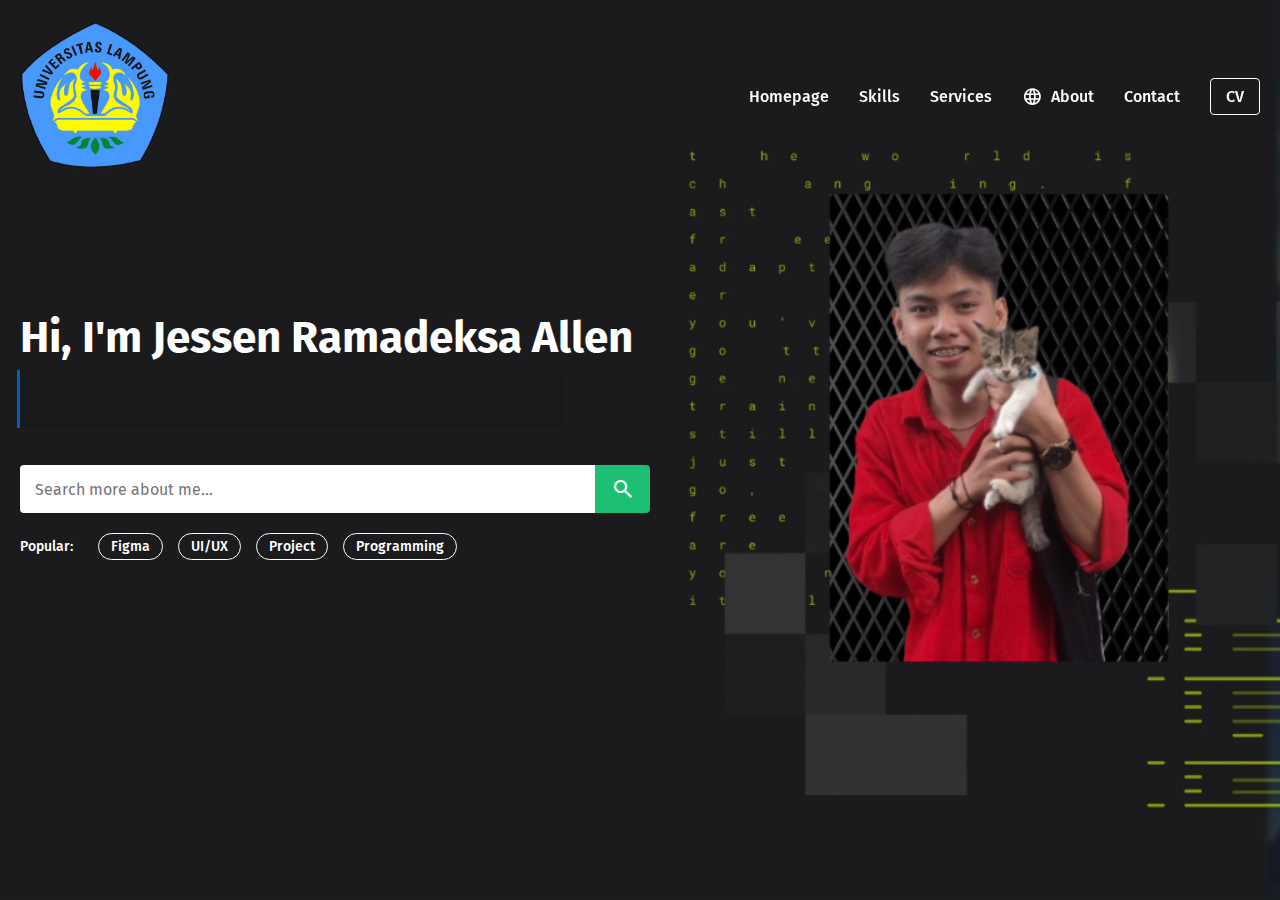
<file: index.html>
<!DOCTYPE html>
<html lang="en">
<head>
  <meta charset="UTF-8">
  <meta name="viewport" content="width=device-width, initial-scale=1.0">
  <title>Portfolio Jessen Ramadeksa Allen</title>
  <link rel="stylesheet" href="style.css">
  <link rel="stylesheet" href="https://fonts.googleapis.com/css2?family=Material+Symbols+Outlined:opsz,wght,FILL,GRAD@48,400,0,0">
</head>
<body>
  <header>
    <nav class="navbar">
      <a href="#" class="logo">
        <img src="logounila.png" alt="unila" style="height: 150px;">
      </a>
      <ul class="menu-links">
        <li><a href="index.html">Homepage</a></li>
        <li><a href="skills.html">Skills</a></li>
        <li><a href="service.html">Services</a></li>
        <li class="language-item">
          <a href="about.html">
            <span class="material-symbols-outlined">language</span>
            About
          </a>
        </li>
        <li><a href="contact.html">Contact</a></li>
        <li class="cv"><a href="CV-JESSEN_RAMADEKSA_ALLEN (1).pdf">CV</a></li>
        <span id="close-menu-btn" class="material-symbols-outlined">close</span>
      </ul>
      <span id="hamburger-btn" class="material-symbols-outlined">menu</span>
    </nav>
  </header>

  <section class="hero-section">
    <div class="content">
      <h1>Hi, I'm Jessen Ramadeksa Allen </h1>
      <h2 class="text-animation"> <span>Computer Science Student.</span></h2>
      <form action="#" class="search-form">
        <input type="text" placeholder="Search more about me..." required>
        <button class="material-symbols-outlined" type="sumbit">search</button>
      </form>
      <div class="popular-tags">
        Popular:
        <ul class="tags">
          <li><a href="#">Figma</a></li>
          <li><a href="#">UI/UX</a></li>
          <li><a href="#">Project</a></li>
          <li><a href="#">Programming</a></li>
        </ul>
      </div>
    </div>
  </section>

</body>
</html>
</file>
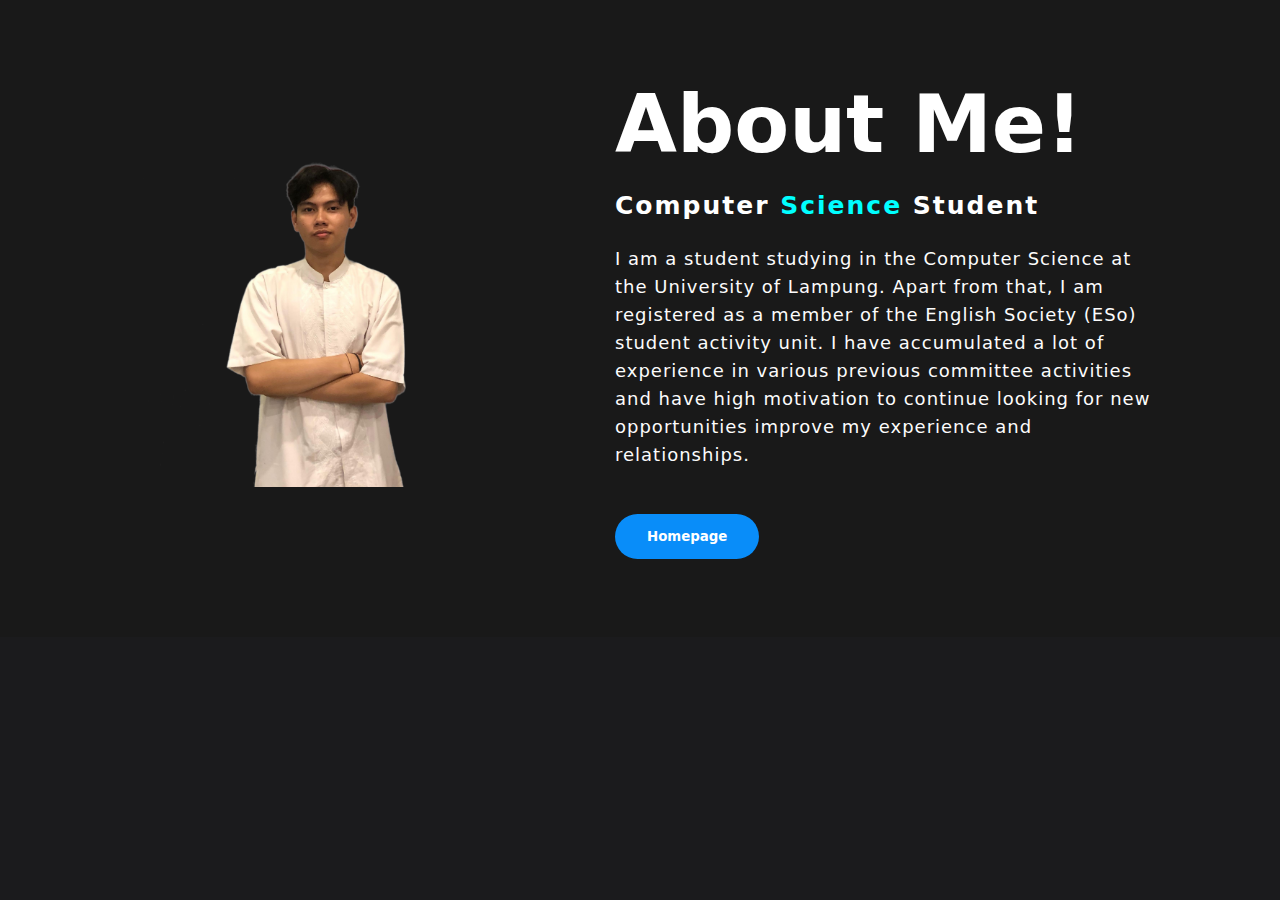
<file: about.html>
<!DOCTYPE html>
<html lang="en">
<head>
    <meta charset="UTF-8">
    <meta name="viewport" content="width=device-width, initial-scale=1.0">
    <title>About Jessen Ramadeksa Allen</title>
    <link rel="stylesheet" href="style.css" type="text/css">
    <link rel="stylesheet" href="https://fonts.googleapis.com/css2?family=Material+Symbols+Outlined:opsz,wght,FILL,GRAD@48,400,0,0">
    <style type="text/css">
        *{
            padding: 0;
            margin: 0;
            font-family: system-ui, -apple-system, BlinkMacSystemFont, 'Segoe UI', Roboto, Oxygen, Ubuntu, Cantarell, 'Open Sans', 'Helvetica Neue', sans-serif;
            box-sizing: border-box;
        }
        .about{
            width: 100%;
            padding: 78px 0px;
            background-color: #191919;
        }
        .about img{
            height: auto;
            width: 420px;
        }
        .about-text{
            width: 550px;
        }
        .main{
            width: 1130px;
            max-width: 95%;
            margin: 0 auto;
            display: flex;
            align-items: center;
            justify-content: space-around;
        }
        .about-text h1{
            color: white;
            font-size: 80px;
            text-transform: capitalize;
            margin-bottom: 20px;
        }
        .about-text h5{
            color: white;
            font-size: 25px;
            text-transform: capitalize;
            margin-bottom: 25px;
            letter-spacing: 2px;
        }
        span{
            color: aqua;
        }
        .about-text p{
            color: #fcfcfc;
            letter-spacing: 1px;
            line-height: 28px;
            font-size: 18px;
            margin-bottom: 45px;
        }
        button{
            background: #098df9;
            color: white;
            text-decoration: none;
            border: 2px solid transparent;
            font-weight: bold;
            padding: 13px 30px;
            border-radius: 30px;
            transition: .4s;
        }
        button:hover{
            background: transparent;
            border: 2px solid #09e9f9;
        }
    </style>
</head>
<body>
    <section class="about">
        <div class="main">
            <img src="aboutJ.png" alt="">
            <div class="about-text">
                <h1>About Me!</h1>
                <h5>Computer <span>Science </span>Student</h5>
                <p> I am a student studying in the Computer Science at the University of Lampung. Apart
                    from that, I am registered as a member of the English Society (ESo) student activity unit.
                    I have accumulated a lot of experience in various previous committee activities and
                    have high motivation to continue looking for new opportunities improve my experience
                    and relationships.</p>
                <button type="button" onclick="window.location.href='index.html'">Homepage</button>
            </div>
        </div>
    </section>
    
</body>
</html>
</file>
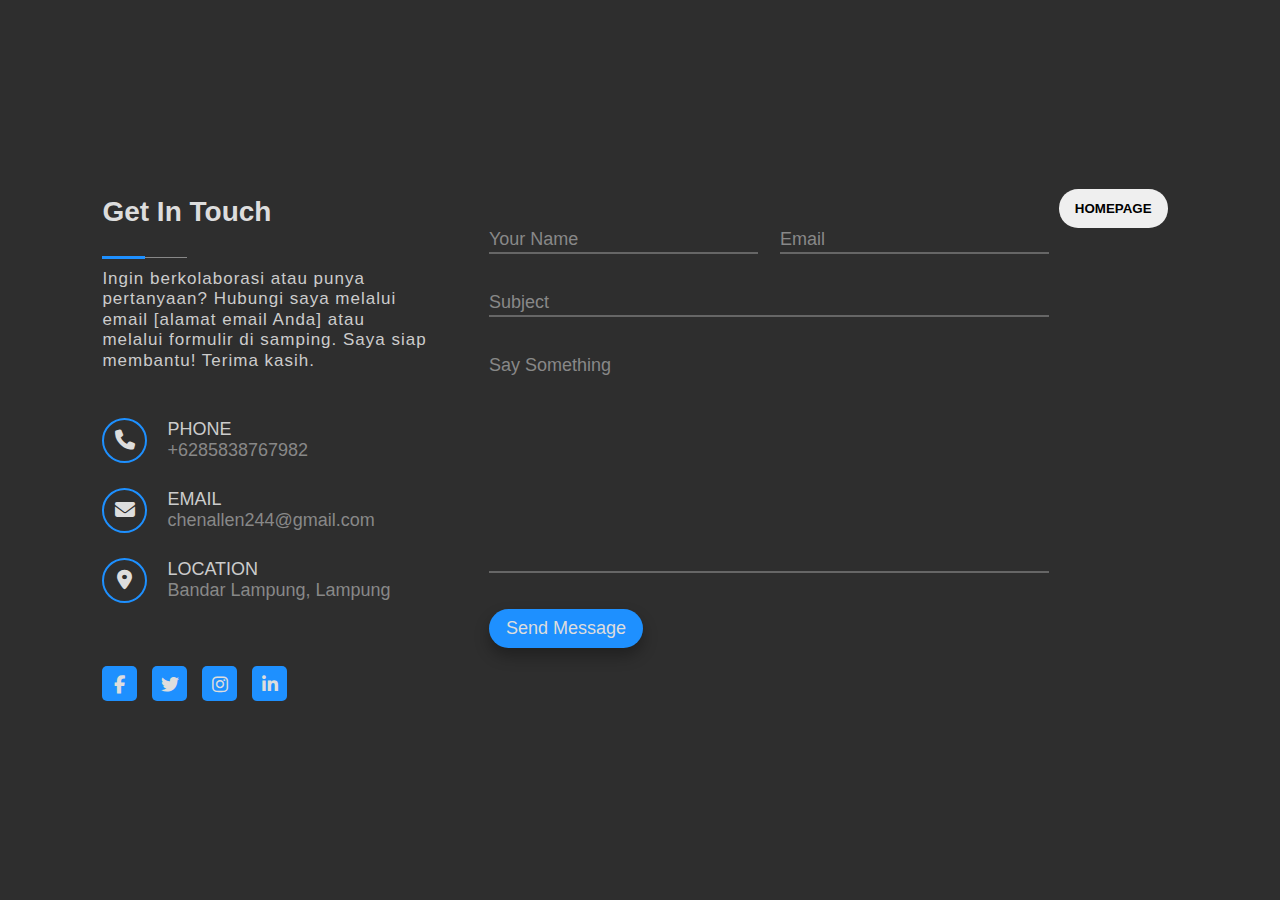
<file: contact.html>
<!DOCTYPE html>
<html>
<head>
	<link rel="stylesheet" type="text/css" href="style.css">
	<link rel="stylesheet" href="https://cdnjs.cloudflare.com/ajax/libs/font-awesome/6.1.1/css/all.min.css"/>
    <style type="text/css">
        *{
	margin: 0;
	padding: 0;
	box-sizing: border-box;
	font-family: 'Poppins', sans-serif;
}
body{
	width: 100%;
	min-height: 100vh;
	background-color: #2e2e2e;
	color: white;
}
.container{
	width: 100%;
	min-height: 100vh;
	display: flex;
	justify-content: center;
	align-items: center;
	padding: 30px 8%;
}
.container .row{
	display: flex;
	justify-content: space-between;
	width: 100%;
	max-width: 1100px;
}
.row section.col{
	display: flex;
	flex-direction: column;
}
.row section.left{
	flex-basis: 35%;
	min-width: 320px;
	margin-right: 60px;
}
.row section.right{
	flex-basis: 60%;
}
section.left .contactTitle h2{
	position: relative;
	font-size: 28px;
	color: #ddd;
	display: inline-block;
	margin-bottom: 25px;
}
section.left .contactTitle h2::before{
	content: '';
	position: absolute;
	width: 50%;
	height: 1px;
	background-color: #888;
	top: 120%;
	left: 0;
}
section.left .contactTitle h2::after{
	content: '';
	position: absolute;
	width: 25%;
	height: 3px;
	background-color: dodgerblue;
	top: calc(120% - 1px);
	left: 0;
}
section.left .contactTitle p{
	font-size: 17px;
	color: #ccc;
	letter-spacing: 1px;
	line-height: 1.2;
	padding-bottom: 22px;
}
section.left .contactInfo{
	margin-bottom: 16px;
}
.contactInfo .iconGroup{
	display: flex;
	align-items: center;
	margin: 25px 0px;
}
.iconGroup .icon{
	width: 45px;
	height: 45px;
	border: 2px solid dodgerblue;
	border-radius: 50%;
	margin-right: 20px;
	position: relative;
}
.iconGroup .icon i{
	font-size: 20px;
	color: #ddd;
	position: absolute;
	top: 50%;
	left: 50%;
	transform: translate(-50%, -50%);
}
.iconGroup .details span{
	display: block;
	color: #888;
	font-size: 18px;
}
.iconGroup .details span:nth-child(1){
	text-transform: uppercase;
	color: #ccc;
}
section.left .socialMedia{
	display: flex;
	justify-content: flex-start;
	align-items: center;
	flex-wrap: wrap;
	margin: 22px 0px 20px;
}
.socialMedia a{
	width: 35px;
	height: 35px;
	text-decoration: none;
	text-align: center;
	margin-right: 15px;
	border-radius: 5px;
	background-color: dodgerblue;
	transition: 0.4s;
}
.socialMedia a i{
	color: #ddd;
	font-size: 18px;
	line-height: 35px;
	border: 1px solid transparent;
	transition-delay: 0.4s;
}
.socialMedia a:hover{
	transform: translateY(-5px);
	background-color: #2e2e2e;
	color: dodgerblue;
	border: 1px solid dodgerblue;
}
.socialMedia a:hover i{
	color: dodgerblue;
}


.row section.right .messageForm{
	display: flex;
	justify-content: space-between;
	flex-wrap: wrap;
	padding-top: 30px;
}
.row section.right .inputGroup{
	margin: 18px 0px;
	position: relative;
}
.messageForm .halfWidth{
	flex-basis: 48%;
}
.messageForm .fullWidth{
	flex-basis: 100%;
}
.messageForm input, .messageForm textarea{
	width: 100%;
	font-size: 18px;
	padding: 2px 0px;
	background-color: #2e2e2e;
	color: #ddd;
	border: none;
	border-bottom: 2px solid #666;
	outline: none;
}
.messageForm textarea{
	resize: none;
	height: 220px;
	display: block;
}
textarea::-webkit-scrollbar{
	width: 5px;
}
textarea::-webkit-scrollbar-track{
	background-color: #1e1e1e;
	border-radius: 15px;
}
textarea::-webkit-scrollbar-thumb{
	background-color: dodgerblue;
	border-radius: 15px;
}
.inputGroup label{
	position: absolute;
	left: 0;
	bottom: 4px;
	color: #888;
	font-size: 18px;
	transition: 0.4s;
	pointer-events: none;
}
.inputGroup:nth-child(4) label{
	top: 2px;
}
.inputGroup input:focus ~ label, .inputGroup textarea:focus ~ label,
.inputGroup input:valid ~ label, .inputGroup textarea:valid ~ label
{
	transform: translateY(-30px);
	font-size: 16px;
}
.inputGroup button{
	padding: 8px 16px;
	font-size: 18px;
	background-color: dodgerblue;
	color: #ddd;
	border: 1px solid transparent;
	border-radius: 25px;
	outline: none;
	cursor: pointer;
	box-shadow: 0px 8px 15px rgba(0, 0, 0, 0.3);
	transition: 0.4s;
}
.inputGroup button:hover{
	background-color: #2e2e2e;
	color: dodgerblue;
	box-shadow: 0px 0px 15px rgba(0, 0, 0, 0.3);
	border: 1px solid dodgerblue;
}
@media(max-width: 1100px){
	.messageForm .halfWidth{
		flex-basis: 100%;
	}
}
@media(max-width: 900px){
	.container .row{
		flex-wrap: wrap;
	}
	.row section.left, .row section.right{
		flex-basis: 100%;
		margin: 0px;
	}
}
button {
            padding: .75rem 1rem;
            border-radius: 1.2rem;
            border: none;
        }

        button:hover {
            cursor: pointer;
            background-color: rgb(86, 103, 111);
        }
        .footer {
            color: white;
            padding: 10px;
            text-align: center;
}
    </style>
	<meta name="viewport" content="width=device-width, initial-scale=1.0">

	<title>Contact Section</title>
</head>
<body>
	<div class="container">
		<main class="row">
			

			<section class="col left">

				<div class="contactTitle">
					<h2>Get In Touch</h2>
					<p>Ingin berkolaborasi atau punya pertanyaan? Hubungi saya melalui email [alamat email Anda] atau melalui formulir di samping. Saya siap membantu! Terima kasih.</p>
				</div>

				<div class="contactInfo">
					
					<div class="iconGroup">
						<div class="icon">
							<i class="fa-solid fa-phone"></i>
						</div>
						<div class="details">
							<span>Phone</span>
							<span>+6285838767982</span>
						</div>
					</div>

					<div class="iconGroup">
						<div class="icon">
							<i class="fa-solid fa-envelope"></i>
						</div>
						<div class="details">
							<span>Email</span>
							<span>chenallen244@gmail.com</span>
						</div>
					</div>

					<div class="iconGroup">
						<div class="icon">
							<i class="fa-solid fa-location-dot"></i>
						</div>
						<div class="details">
							<span>Location</span>
							<span>Bandar Lampung, Lampung</span>
						</div>
					</div>

				</div>

				<div class="socialMedia">
					<a href="#"><i class="fa-brands fa-facebook-f"></i></a>
					<a href="#"><i class="fa-brands fa-twitter"></i></a>
					<a href="https://www.instagram.com/chenaallen?igsh=MWU1NXc1bXY1ejRmcw%3D%3D&utm_source=qr"><i class="fa-brands fa-instagram"></i></a>
					<a href="#"><i class="fa-brands fa-linkedin-in"></i></a>
				</div>

			</section>

			<section class="col right">
				

				<form class="messageForm">
					
					<div class="inputGroup halfWidth">
						<input type="text" name="" required="required">
						<label>Your Name</label>
					</div>

					<div class="inputGroup halfWidth">
						<input type="email" name="" required="required">
						<label>Email</label>
					</div>

					<div class="inputGroup fullWidth">
						<input type="text" name="" required="required">
						<label>Subject</label>
					</div>

					<div class="inputGroup fullWidth">
						<textarea required="required"></textarea>
						<label>Say Something</label>
					</div>

					<div class="inputGroup fullWidth">
						<button>Send Message</button>
					</div>

				</form>
			</section>
			<div class="footer" style="font-size: large;" >
				<button type="button" onclick="window.location.href='index.html'"><b>HOMEPAGE</b></button>
			  </div>


		</main>
	</div>
</body>
</html>
</file>
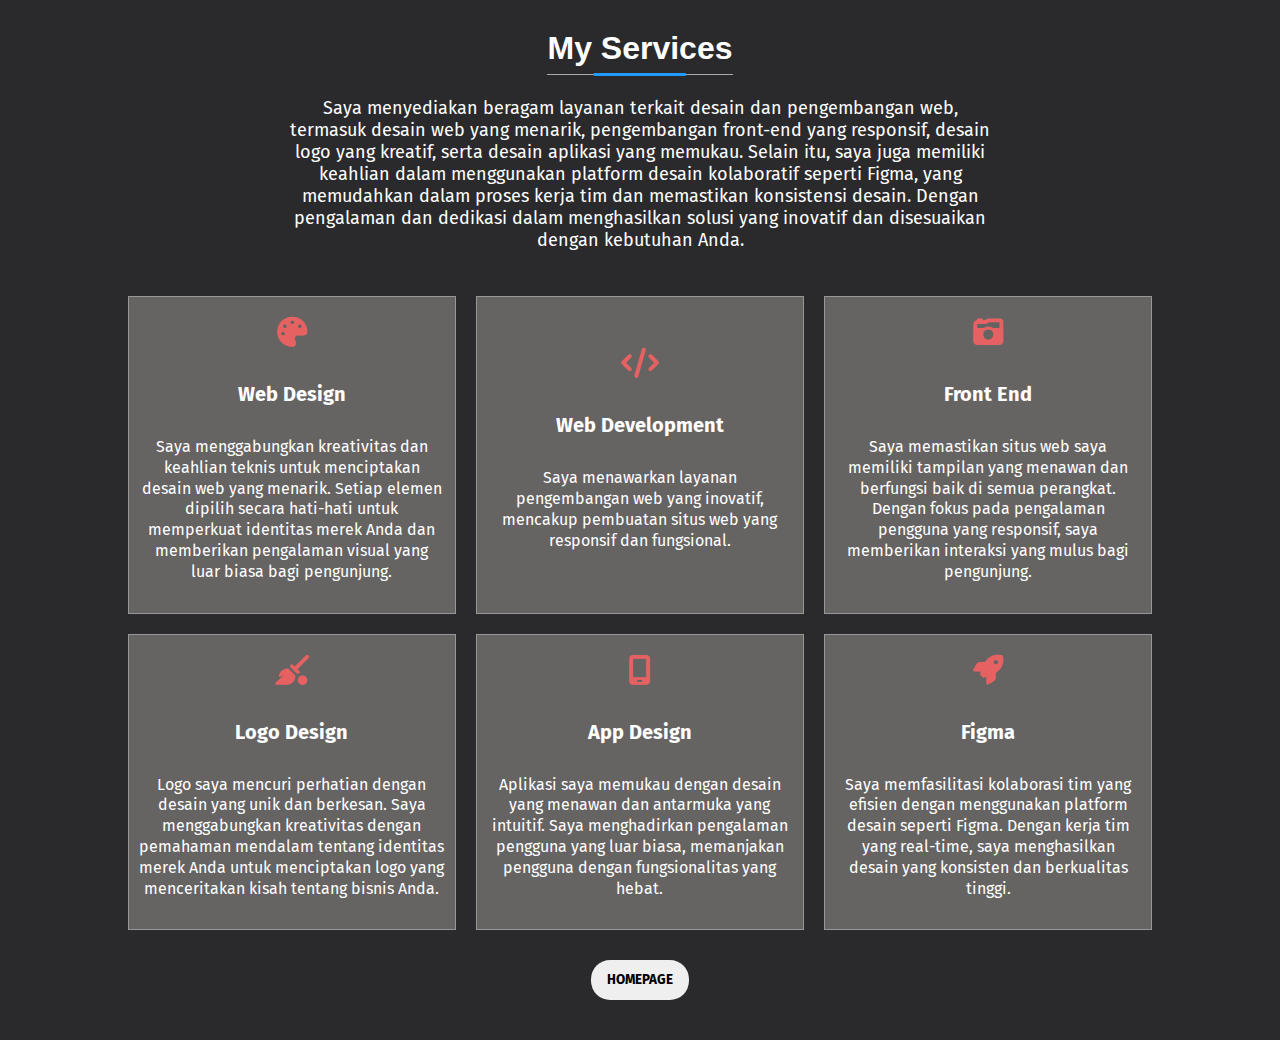
<file: service.html>
<!DOCTYPE html>
<html lang="en">
<head>
    <meta charset="UTF-8">
    <meta name="viewport" content="width=device-width, initial-scale=1.0">
    <link rel="stylesheet" type="text/css" href="style.css">
    <link rel="stylesheet" href="https://cdnjs.cloudflare.com/ajax/libs/font-awesome/6.5.2/css/all.min.css">
    <style type="text/css">
        *{
            margin: 0;
            padding: 0;
            box-sizing: border-box;
        }
        body{
            width: 100%;
            min-height: 100vh;
            background-color: #1B1B1D;
            display: flex;
            justify-content: center;
            align-items: center;
        }
        .container{
            width: 100%;
            padding: 30px 10%;
            background-color: #2a2a2c;
        }
        section.title{
            max-width: 700px;
            margin: 0px auto 45px;
            text-align: center;
        }
        section.title h1{
            position: relative;
            font-size: 32px;
            font-family: Arial, Helvetica, sans-serif;
            margin-bottom: 30px;
            display: inline-block;
        }
        section.title h1::before{
            content: '';
            position: absolute;
            width: 100%;
            height: 1px;
            top: 120%;
            left: 0px;
            background-color: #aaabb0;
        }
        section.title h1::after{
            content: '';
            position: absolute;
            width: 50%;
            height: 3px;
            top: calc(120% - 1px);
            left: 50%;
            transform: translateX(-50%);
            background-color: #219bfe;
        }
        .title p{
            font-size: 18px;
        }
        section.service_container{
            display: flex;
            flex-wrap: wrap;
            justify-content: space-between;
        }
        .service_container .service_box{
            display: flex;
            justify-content: center;
            align-items: center;
            flex-direction: column;
            flex-basis: 32%;
            text-align: center;
            padding: 20px 10px 30px;
            background-color: #666363;
            border: 1px solid #989797;
            margin-bottom: 20px;
            cursor: pointer;
        }
        .service_box i{
            font-size: 30px;
            color: #e66262;
            transition: 0.3s;
        }
        .service_box:hover i{
            color: #219bfe;
        }
        .service_box h2{
            padding: 15px 0px 10px;
            color: #f7f7f7;
            font-size: 20px;
        }
        .service_box p{
            color: #ffffff;
            line-height: 1.3;
        }
        @media(max-width: 1000px){
            .service_container .service_box{
                flex-basis: 48%;
            }
        }
        @media(max-width: 600px){
            .service_container .service_box{
                flex-basis: 100%;
            }
        }
        button {
            padding: .75rem 1rem;
            border-radius: 1.2rem;
            border: none;
        }

        button:hover {
            cursor: pointer;
            background-color: rgb(86, 103, 111);
        }
        .footer {
            color: white;
            padding: 10px;
            text-align: center;
}
    </style>
    <title>Services Jessen Ramadeksa Allen</title>
</head>
<body>
    <div class="container">
        <section class="title">
            <h1 style="color: white;">My Services</h1>
            <p style="color: white;">Saya menyediakan beragam layanan terkait desain dan pengembangan web, termasuk desain web yang menarik, pengembangan front-end yang responsif, desain logo yang kreatif, serta desain aplikasi yang memukau. Selain itu, saya juga memiliki keahlian dalam menggunakan platform desain kolaboratif seperti Figma, yang memudahkan dalam proses kerja tim dan memastikan konsistensi desain. Dengan pengalaman dan dedikasi dalam menghasilkan solusi yang inovatif dan disesuaikan dengan kebutuhan Anda.</p>
        </section>

        <section class="service_container">
            <div class="service_box">
                <i class="fa-solid fa-palette"></i>
                <h2 style="color: white;">Web Design</h2>
                <p>Saya menggabungkan kreativitas dan keahlian teknis untuk menciptakan desain web yang menarik. Setiap elemen dipilih secara hati-hati untuk memperkuat identitas merek Anda dan memberikan pengalaman visual yang luar biasa bagi pengunjung.</p>
            </div>
            <div class="service_box">
                <i class="fa-solid fa-code"></i>
                <h2 style="color: white;">Web Development</h2>
                <p>Saya menawarkan layanan pengembangan web yang inovatif, mencakup pembuatan situs web yang responsif dan fungsional. </p>
            </div>
            <div class="service_box">
                <i class="fa-solid fa-camera-retro"></i>
                <h2 style="color: white;">Front End</h2>
                <p>Saya memastikan situs web saya memiliki tampilan yang menawan dan berfungsi baik di semua perangkat. Dengan fokus pada pengalaman pengguna yang responsif, saya memberikan interaksi yang mulus bagi pengunjung.</p>
            </div>
            <div class="service_box">
                <i class="fa-solid fa-broom-ball"></i>
                <h2 style="color: white;">Logo Design</h2>
                <p>Logo saya mencuri perhatian dengan desain yang unik dan berkesan. Saya menggabungkan kreativitas dengan pemahaman mendalam tentang identitas merek Anda untuk menciptakan logo yang menceritakan kisah tentang bisnis Anda.</p>
            </div>
            <div class="service_box">
                <i class="fa-solid fa-mobile-screen"></i>
                <h2 style="color: white;">App Design</h2>
                <p>Aplikasi saya memukau dengan desain yang menawan dan antarmuka yang intuitif. Saya menghadirkan pengalaman pengguna yang luar biasa, memanjakan pengguna dengan fungsionalitas yang hebat.</p>
            </div>
            <div class="service_box">
                <i class="fa-solid fa-rocket"></i>
                <h2 style="color: white;">Figma</h2>
                <p>Saya memfasilitasi kolaborasi tim yang efisien dengan menggunakan platform desain seperti Figma. Dengan kerja tim yang real-time, saya menghasilkan desain yang konsisten dan berkualitas tinggi.</p>
            </div>
        </section>
        <div class="footer" style="font-size: large;" >
            <button type="button" onclick="window.location.href='index.html'"><b>HOMEPAGE</b></button>
          </div>
    </div>
</body>
</html>
</file>
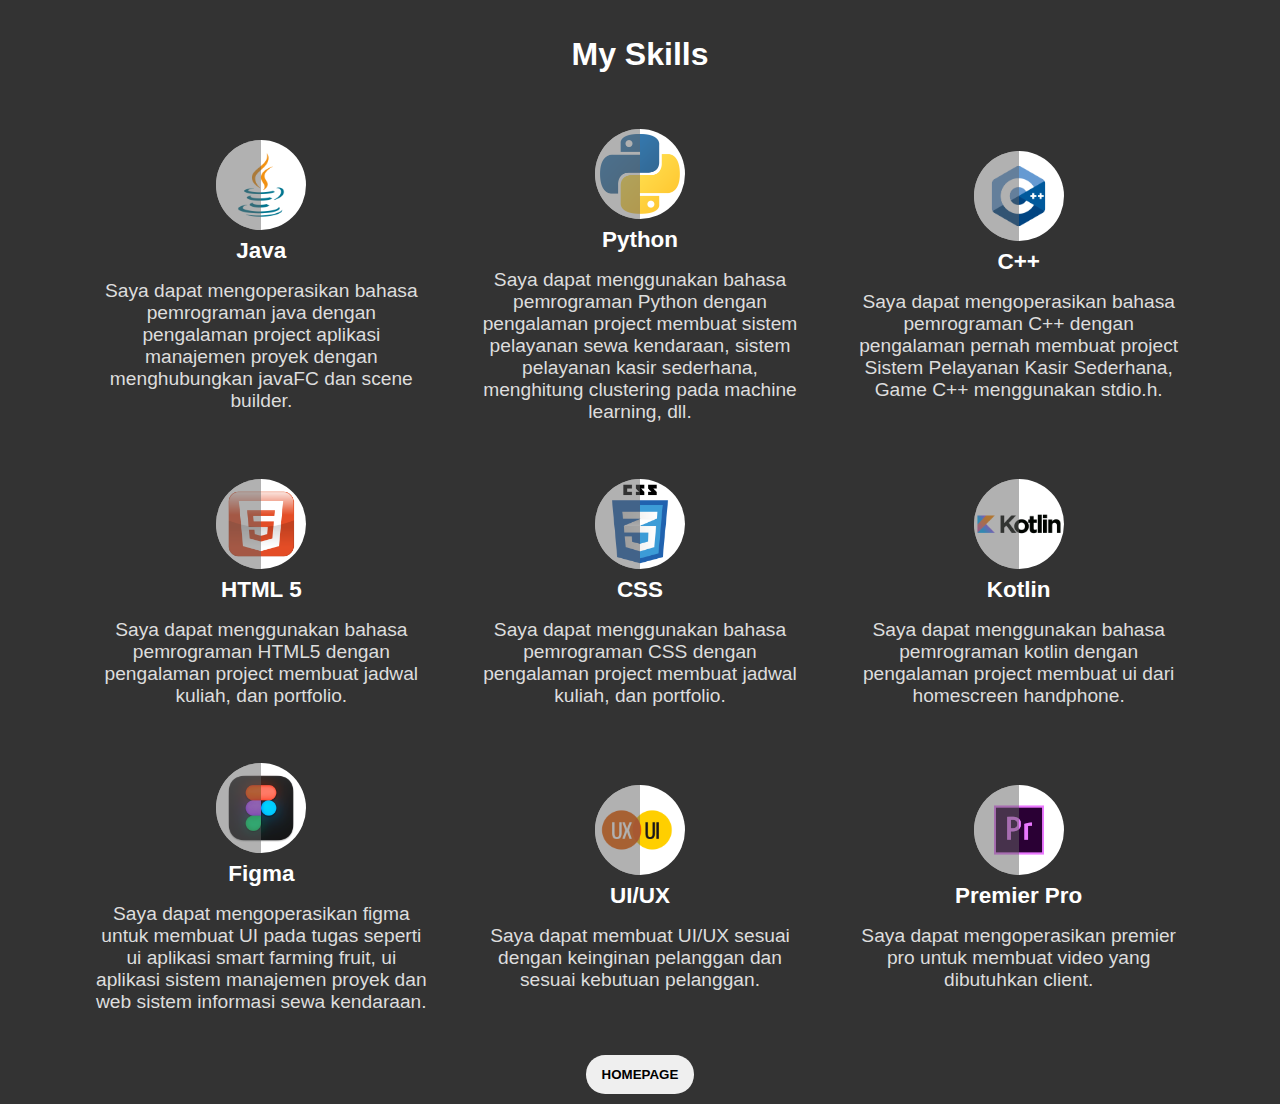
<file: skills.html>
<!DOCTYPE html>
<html lang="en">
<head>
    <meta charset="UTF-8">
    <link rel="stylesheet" type="text/css" href="style.css">
    <style type="text/css">
        *{
    padding: 0;
    margin: 0;
    box-sizing: border-box;
    font-family: 'Roboto', sans-serif;
  }
  body{
    background-color: #333;
  }
  .inner{
    padding-top: 20px;
  }
  .header{
    text-align: center;
    color:#fff;
    padding: 1rem;
    position: relative;
  }
  .header:after{
    content: '';
    position: absolute;
    bottom: 0;
    left: 50%;
    transform: translateX(-50%);
    border-radius: 2px;
  }
  .container{
    display: grid;
    grid-template-columns: repeat(3, 1fr);
    justify-content: center;
    align-items: center;
    text-align: center;
    grid-gap: 1rem;
    padding: 1rem 80px;
    font-size: 1.2rem;
  }
  .skill-box{
    padding: 1rem;
    color: #ddd;
    cursor: pointer;
  }
  .skill-box:hover > .skill-title:after, .skill-box:hover > .skill-title:before{
    width: 35px;
  }
  .skill-box:hover .img{
    transform: translateY(-10px);
  }
  .skill-title{
    display: flex;
    flex-direction: column;
    align-items: center;
    padding: 0.5rem;
    margin-bottom: 0.5rem;
    position: relative;
  }
  .skill-title:after{
    content: '';
    position: absolute;
    bottom: 0;
    right: 50%;
    width: 0;
    height: 4px;
    border-radius: 2px 0 0 2px;
    background-color: #2ecc71;
    transition: .5s;
  }
  .skill-title:before{
    content: '';
    position: absolute;
    bottom: 0;
    left: 50%;
    width: 0;
    height: 4px;
    border-radius: 0 2px 2px 0;
    background-color: #2ecc71;
    transition: .5s;
  }
  .img{
    width: 90px;
    height: 90px;
    position: relative;
    border-radius: 45px;
    background-color: #fff;
    display: flex;
    justify-content: center;
    align-items: center;
    transition: .5s;
  }
  .img:after{
    content: '';
    position: absolute;
    top: 0;
    left: 0;
    width: 50%;
    height: 90px;
    background: rgba(100, 100, 100, 0.5);
    border-radius: 45px 0 0 45px;
  }
  .skill-title h3{
    color: #fff;
    margin-top: 0.5rem;
  }
  .skill-icon{
    width: 50px;
    z-index: 2;
  }
  @media  screen and (max-width: 650x){
    .container{
        grid-template-columns: repeat(1fr);
        padding: 2rem 50px;
    }
  }
  button {
  padding: .75rem 1rem;
  border-radius: 1.2rem;
  border: none;
}

  button:hover {
  cursor: pointer;
  background-color: rgb(86, 103, 111);
}
.footer {
  color: white;
  padding: 10px;
  text-align: center;
}
    </style>
    <meta name="viewport" content="width=device-width, initial-scale=1.0">
    <title>Skills Jessen Ramadeksa Allen</title>
</head>

<body>
    <div class="inner">
        <div class="header">
            <h1>My Skills</h1>

        </div>
        <div class="container">
            <div class="skill-box">
                <div class="skill-title">
                    <div class="img">
                        <img src="java.png" alt="" style="height: 90px;">
                    </div>
                    <h3>Java</h3>
                </div>
                <p>Saya dapat mengoperasikan bahasa pemrograman java dengan pengalaman project aplikasi manajemen proyek dengan menghubungkan javaFC dan scene builder.</p>
        </div>
        <div class="skill-box">
            <div class="skill-title">
                <div class="img">
                    <img src="python.png" alt="" style="height: 80px;">
                </div>
                <h3>Python</h3>
            </div>
            <p>Saya dapat menggunakan bahasa pemrograman Python dengan pengalaman project membuat sistem pelayanan sewa kendaraan, sistem pelayanan kasir sederhana, menghitung clustering pada machine learning, dll.</p>
        </div>
        <div class="skill-box">
            <div class="skill-title">
                <div class="img">
                    <img src="C++.png" alt="" style="height: 90px;">
                </div>
                <h3>C++</h3>
            </div>
            <p>Saya dapat mengoperasikan bahasa pemrograman C++ dengan pengalaman pernah membuat project Sistem Pelayanan Kasir Sederhana, Game C++ menggunakan stdio.h.</p>
        </div>
        <div class="skill-box">
            <div class="skill-title">
                <div class="img">
                    <img src="html5.png" alt="" style="height: 70px;">
                </div>
                <h3>HTML 5</h3>
            </div>
            <p>Saya dapat menggunakan bahasa pemrograman HTML5 dengan pengalaman project membuat jadwal kuliah, dan portfolio.</p>
        </div>
        <div class="skill-box">
            <div class="skill-title">
                <div class="img">
                    <img src="css.png" style="height: 90px;">
                </div>
                <h3>CSS</h3>
            </div>
            <p>Saya dapat menggunakan bahasa pemrograman CSS dengan pengalaman project membuat jadwal kuliah, dan portfolio.</p>
    </div>
    <div class="skill-box">
        <div class="skill-title">
            <div class="img">
                <img src="kotlin.png" style="height: 90px;">
            </div>
            <h3>Kotlin</h3>
        </div>
        <p>Saya dapat menggunakan bahasa pemrograman kotlin dengan pengalaman project membuat ui dari homescreen handphone.</p>
</div>
<div class="skill-box">
    <div class="skill-title">
        <div class="img">
            <img src="figma.png" style="height: 80px;">
        </div>
        <h3>Figma</h3>
    </div>
    <p>Saya dapat mengoperasikan figma untuk membuat UI pada tugas seperti ui aplikasi smart farming fruit, ui aplikasi sistem manajemen proyek dan web sistem informasi sewa kendaraan.</p>
</div>
<div class="skill-box">
    <div class="skill-title">
        <div class="img">
            <img src="ui-ux.png" style="height: 70px;">
        </div>
        <h3>UI/UX</h3>
    </div>
    <p>Saya dapat membuat UI/UX sesuai dengan keinginan pelanggan dan sesuai kebutuan pelanggan.</p>
</div>
<div class="skill-box">
    <div class="skill-title">
        <div class="img">
            <img src="adobe.png" style="height: 70px;">
        </div>
        <h3>Premier Pro</h3>
    </div>
    <p>Saya dapat mengoperasikan premier pro untuk membuat video yang dibutuhkan client.</p>
</div>

            
    

    </div>
</body>
<div class="footer" style="font-size: large;" >
  <button type="button" onclick="window.location.href='index.html'"><b>HOMEPAGE</b></button>
</div>
</div>
</html>
</file>
<file: style.css>
@import url('https://fonts.googleapis.com/css2?family=Fira+Sans:wght@300;400;500;600;700&display=swap');
* {
  margin: 0;
  padding: 0;
  box-sizing: border-box;
  font-family: 'Fira Sans', sans-serif;
}

body {
  background: #1B1B1D;
}

header {
  position: fixed;
  left: 0;
  top: 0;
  width: 100%;
  z-index: 1;
  padding: 20px;
}

header .navbar {
  max-width: 1280px;
  margin: 0 auto;
  display: flex;
  align-items: center;
  justify-content: space-between;
}

.navbar .menu-links {
  display: flex;
  align-items: center;
  list-style: none;
  gap: 30px;
}

.navbar .menu-links li a {
  color: #fff;
  font-weight: 500;
  text-decoration: none;
  transition: 0.2s ease;
}

.navbar .menu-links .language-item a {
  display: flex;
  gap: 8px;
  align-items: center;
}

.navbar .menu-links .language-item span {
  font-size: 1.3rem;
}

.navbar .menu-links li a:hover {
  color: #1dbf73;
}

.navbar .menu-links .cv a {
  border: 1px solid #fff;
  padding: 8px 15px;
  border-radius: 4px;
}

.navbar .menu-links .cv a:hover {
  color: #fff;
  border-color: transparent;
  background: #1dbf73;
}

.hero-section {
  height: 100vh;
  background-image: url('PORTS.png');
  background-position: center;
  background-size: cover;
  position: relative;
  display: flex;
  padding: 0 20px;
  align-items: center;
}

.hero-section .content {
  max-width: 1280px;
  margin: 0 auto 40px;
  width: 100%;
}

.hero-section .content h1, h2{
  color: #fff;
  font-size: 44px;
  max-width: 630px;
  line-height: 65px;
}

.text-animation{
  font-size: 44px;
  }
.text-animation span{
  position: relative;
}
.text-animation span::before{
  content: Computer Science Student;
  color: rgb(13, 3, 33);
  animation: words 20 infinite;
}
.text-animation span::after{
  content: "";
  background-color: rgb(24, 26, 26);
  position: absolute;
  width: calc(100% + 8px);
  height: 109%;
  border-left: 3px solid #095abd;
  right: -8px;
  animation: cursor 0.6s infinite, typing 20s steps(14) infinite;
}
@keyframes cursor{
  to{
    border-left: 2px solid rgb(0, 140, 255);
  }
}
@keyframes typing{
  10%,
  15%,
  30%,
  35%,
  50%,
  55%,
  70%,
  75%,
  90%,
  95%{
    width: 0;
  }
  5%,
  20%,
  25%,
  40%,
  45%,
  60%,
  65%,
  80%,
  85%{
    width: calc(100% + 8px);
  }

}
.hero-section .search-form {
  height: 48px;
  display: flex;
  max-width: 630px;
  margin-top: 30px;
}

.hero-section .search-form input {
  height: 100%;
  width: 100%;
  border: none;
  outline: none;
  padding: 0 15px;
  font-size: 1rem;
  border-radius: 4px 0 0 4px;
}

.hero-section .search-form button {
  height: 100%;
  width: 60px;
  border: none;
  outline: none;
  cursor: pointer;
  background: #1dbf73;
  color: #fff;
  border-radius: 0 4px 4px 0;
  transition: background 0.2s ease;
}

.hero-section .search-form button:hover {
  background: #19a463;
}

.hero-section .popular-tags {
  display: flex;
  color: #fff;
  gap: 25px;
  font-size: 0.875rem;
  font-weight: 500;
  margin-top: 25px;
}

.hero-section .popular-tags .tags {
  display: flex;
  gap: 15px;
  align-items: center;
  list-style: none;
}

.hero-section .tags li a {
  text-decoration: none;
  color: #fff;
  border: 1px solid #fff;
  padding: 4px 12px;
  border-radius: 50px;
  transition: 0.2s ease;
}

.hero-section .tags li a:hover {
  color: #000;
  background: #fff;
}

.navbar #hamburger-btn {
  color: #fff;
  cursor: pointer;
  display: none;
  font-size: 1.7rem;
}

.navbar #close-menu-btn {
  position: absolute;
  display: none;
  color: #000;
  top: 20px;
  right: 20px;
  cursor: pointer;
  font-size: 1.7rem;
}

@media screen and (max-width: 900px) {
  header.show-mobile-menu::before {
    content: "";
    height: 100%;
    width: 100%;
    position: fixed;
    left: 0;
    top: 0;
    backdrop-filter: blur(5px);
  }

  .navbar .menu-links {
    height: 100vh;
    max-width: 300px;
    width: 100%;
    background: #fff;
    position: fixed;
    left: -300px;
    top: 0;
    display: block;
    padding: 75px 40px 0;
    transition: left 0.2s ease;
  }

  header.show-mobile-menu .navbar .menu-links {
    left: 0;
  }

  .navbar .menu-links li {
    margin-bottom: 30px;
  }

  .navbar .menu-links li a {
    color: #000;
    font-size: 1.1rem;
  }

  .navbar .menu-links .cv a {
    padding: 0;
  }

  .navbar .menu-links .cv a:hover {
    color: #1dbf73;
    background: none;
  }

  .navbar :is(#close-menu-btn, #hamburger-btn) {
    display: block;
  }

  .hero-section {
    background: none;
  }

  .hero-section .content {
    margin: 0 auto 80px;
  }

  .hero-section .content :is(h1, .search-form) {
    max-width: 100%;
  }

  .hero-section .content h1 {
    text-align: center;
    font-size: 2.5rem;
    line-height: 55px;
  }

  .hero-section .search-form {
    display: block;
    margin-top: 20px;
  }

  .hero-section .search-form input {
    border-radius: 4px;
  }
  
  .hero-section .search-form button {
    margin-top: 10px;
    border-radius: 4px;
    width: 100%;
  }

  .hero-section .popular-tags {
    display: none;
  }
  
}
</file>
